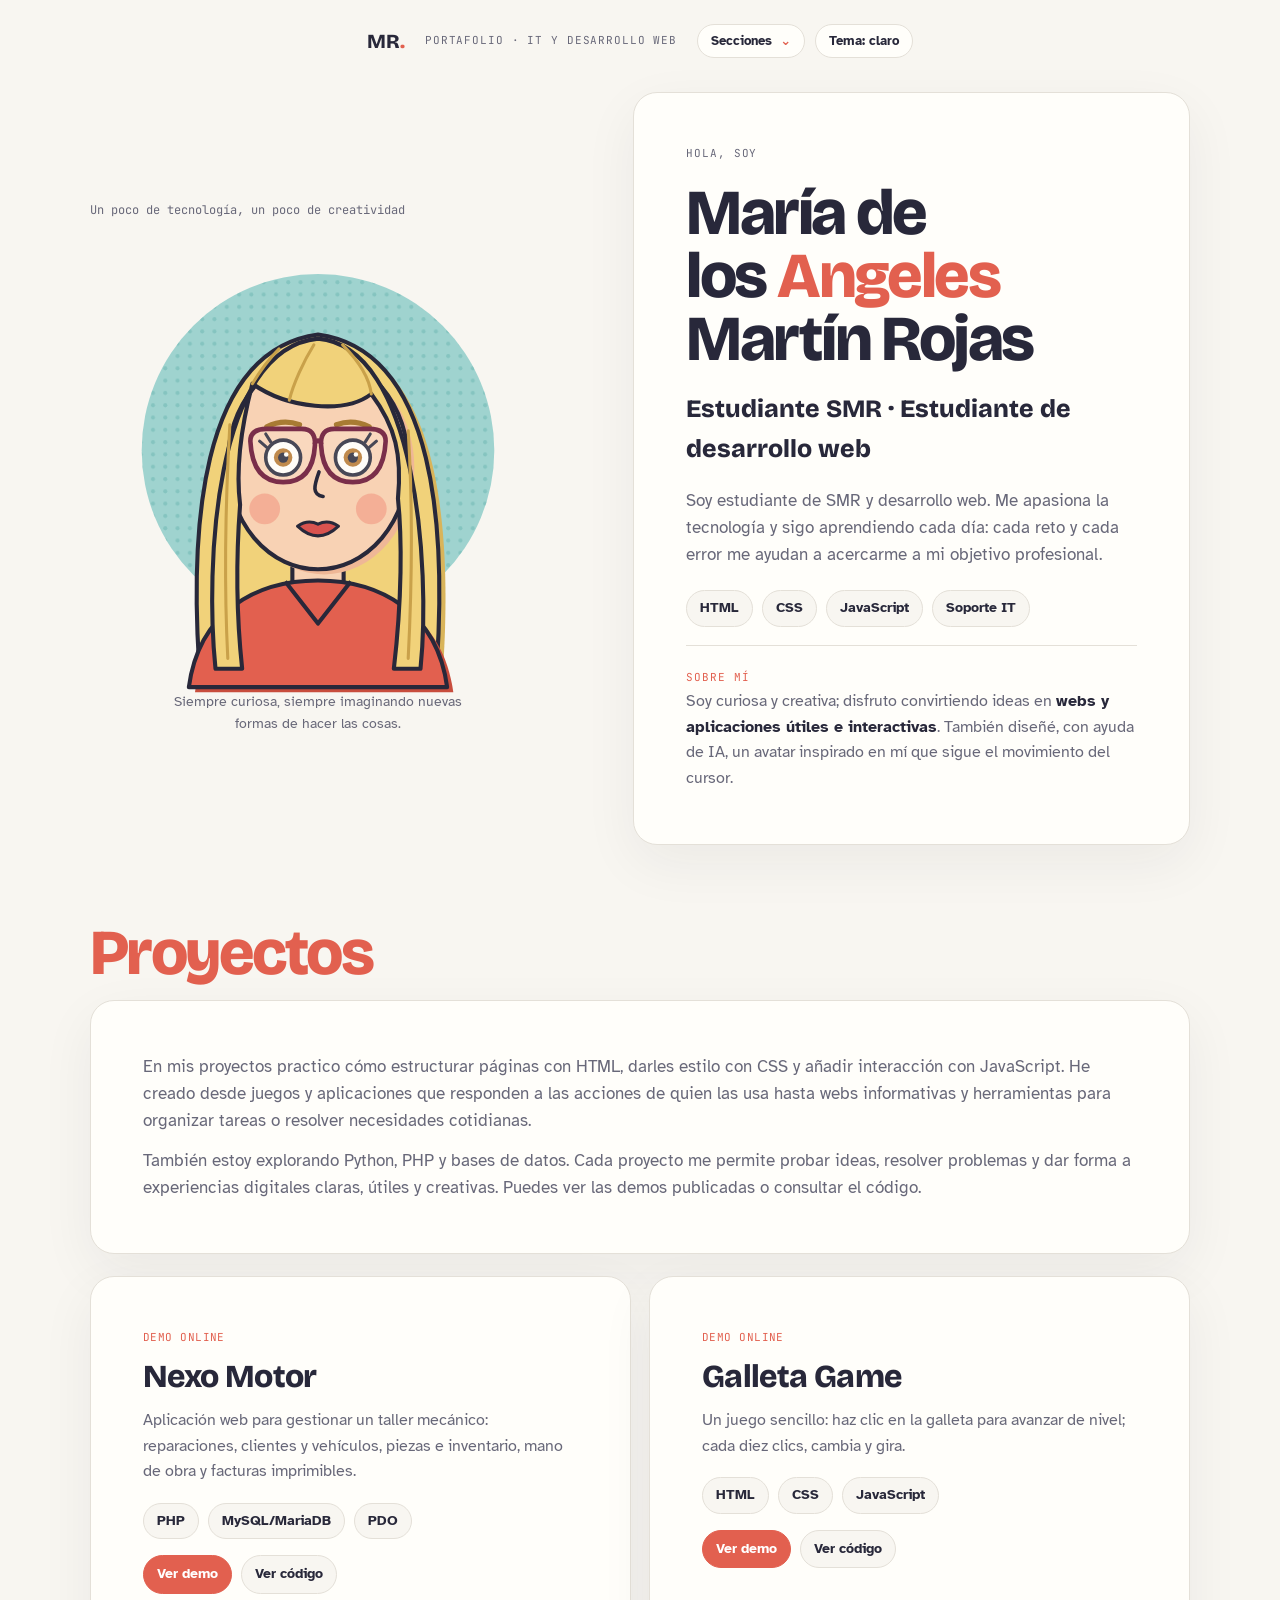
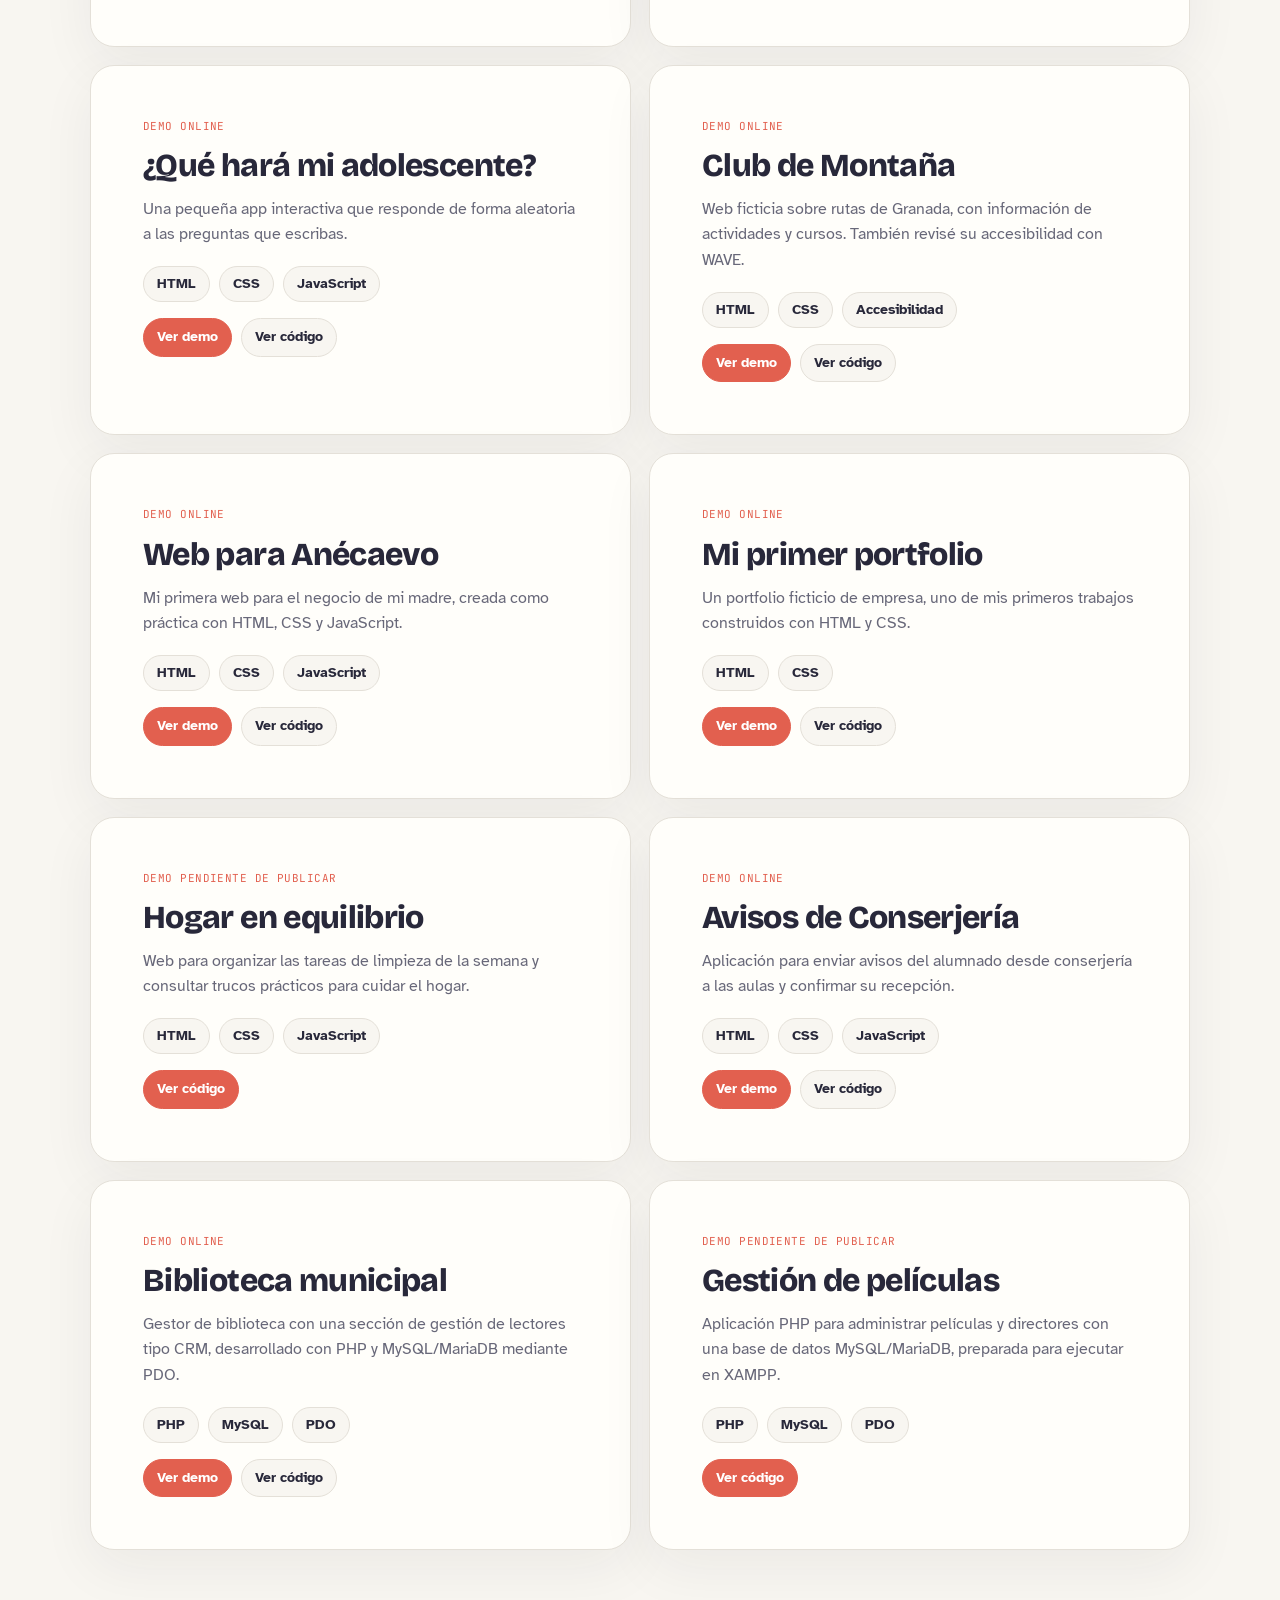
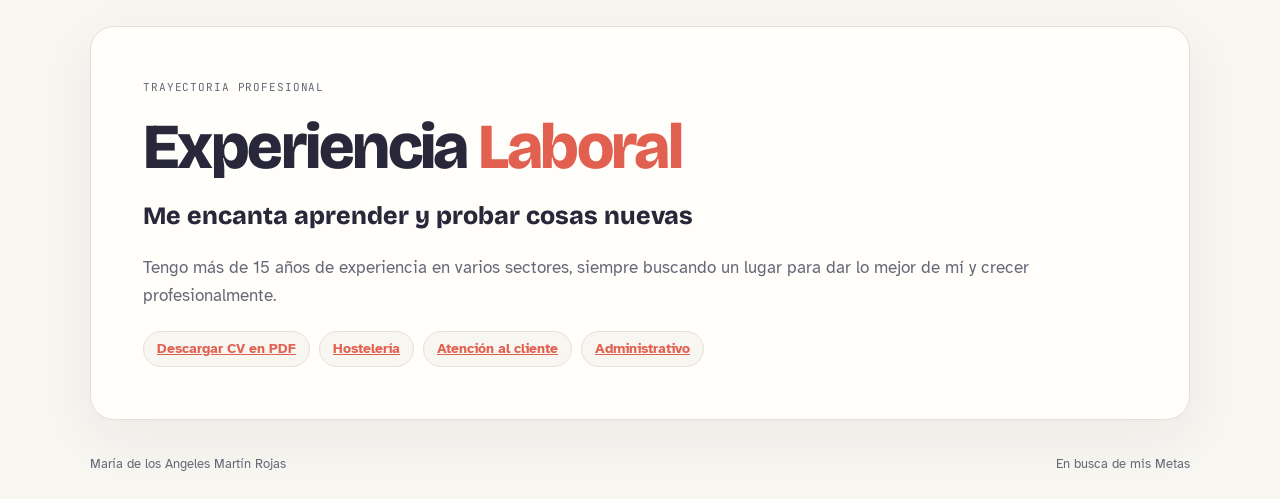
<file: index.html>
<!doctype html>
<html lang="es">
  <head>
    <meta charset="utf-8" />
    <meta
      name="viewport"
      content="width=device-width,initial-scale=1,viewport-fit=cover"
    />
    <meta name="theme-color" content="#f8f6f1" />
    <meta
      name="description"
      content="Portafolio de María de los Angeles Martín Rojas, estudiante de SMR y desarrollo web. Descubre su experiencia, conocimientos y proyectos."
    />
    <link
      rel="canonical"
      href="https://portfoliomarian.vercel.app/"
    />
    <meta property="og:type" content="website" />
    <meta
      property="og:url"
      content="https://portfoliomarian.vercel.app/"
    />
    <meta
      property="og:title"
      content="María de los Angeles Martín Rojas | Portafolio"
    />
    <meta
      property="og:description"
      content="Portafolio de María de los Angeles Martín Rojas: experiencia laboral, conocimientos y proyectos de tecnología y desarrollo web."
    />
    <meta
      property="og:image"
      content="https://portfoliomarian.vercel.app/avatar1.911.png"
    />
    <meta property="og:image:type" content="image/png" />
    <meta property="og:image:width" content="1738" />
    <meta property="og:image:height" content="905" />
    <meta
      property="og:image:alt"
      content="Avatar ilustrado de María de los Angeles Martín Rojas"
    />
    <meta property="og:site_name" content="Portafolio de María Martín Rojas" />
    <meta property="og:locale" content="es_ES" />
    <meta name="twitter:card" content="summary_large_image" />
    <meta
      name="twitter:image"
      content="https://portfoliomarian.vercel.app/avatar169.png"
    />
    <meta
      name="twitter:image:alt"
      content="Avatar ilustrado de María de los Angeles Martín Rojas"
    />
    <meta
      name="twitter:title"
      content="María de los Angeles Martín Rojas | Portafolio"
    />
    <meta
      name="twitter:description"
      content="Portafolio de María de los Angeles Martín Rojas: experiencia laboral, conocimientos y proyectos de tecnología y desarrollo web."
    />
    <title>María de los Angeles Martín Rojas | Portafolio</title>
    <script src="theme.js"></script>
    <link
      rel="stylesheet"
      href="https://fonts.googleapis.com/css2?family=Bricolage+Grotesque:opsz,wght@12..96,500;12..96,800&family=Atkinson+Hyperlegible:wght@400;700&family=JetBrains+Mono:wght@400;600&display=swap"
    />
    <link rel="stylesheet" href="styles.css" />
  </head>
  <body>
    <div class="wrap">
      <header class="site-header">
        <a class="brand" href="index.html" aria-label="María Martín Rojas, inicio"
          >MR<span>.</span></a
        >
        <span class="eyebrow">Portafolio · IT y desarrollo web</span>
        <div class="header-actions">
          <details class="section-menu">
            <summary>Secciones</summary>
            <nav class="section-menu-links" aria-label="Navegación por secciones">
              <a href="#about-title">Sobre mí</a>
              <a href="#experience-title">Experiencia laboral</a>
              <a href="#projects-title">Proyectos</a>
            </nav>
          </details>
          <button
            class="theme-toggle"
            type="button"
            data-theme-toggle
            aria-label="Cambiar a modo oscuro"
            aria-pressed="false"
          >
            Tema: claro
          </button>
        </div>
      </header>

      <main>
        <section class="demo intro-section" aria-label="Presentación">
          <div class="stage-box">
            <span class="portrait-label"
              >Un poco de tecnología, un poco de creatividad</span>
            
            <div
              class="stage"
              id="stage"
              role="img"
              aria-label="Avatar ilustrado" >
              <div class="scene" id="scene"></div>
            </div>
            <p class="caption">
              Siempre curiosa, siempre imaginando nuevas formas de hacer las
              cosas.
            </p>
          </div>

          <article class="panel" aria-labelledby="about-title">
            <span class="eyebrow">Hola, soy</span>
            <h1 id="about-title">María de los <em>Angeles</em> Martín Rojas</h1>
            <p class="role">
              Estudiante SMR <span aria-hidden="true">·</span> Estudiante de
              desarrollo web
            </p>
            <p class="intro">
              Soy estudiante de SMR y desarrollo web. Me apasiona la tecnología
              y sigo aprendiendo cada día: cada reto y cada error me ayudan a
              acercarme a mi objetivo profesional.
            </p>
            <ul class="skills" aria-label="Conocimientos">
              <li>HTML</li>
              <li>CSS</li>
              <li>JavaScript</li>
              <li>Soporte IT</li>
            </ul>
            <div class="about">
              <span class="more">Sobre mí</span>
              <p>
                Soy curiosa y creativa; disfruto convirtiendo ideas en
                <strong>webs y aplicaciones útiles e interactivas</strong>.
                También diseñé, con ayuda de IA, un avatar inspirado en mí que
                sigue el movimiento del cursor.
              </p>
            </div>
          </article>
        </section>

        <section class="projects-section" aria-labelledby="projects-title" id="projects">
          <div class="projects-heading">
            <h1 id="projects-title"><em>Proyectos</em></h1>
            <article class="panel project-overview">
              <p>
                En mis proyectos practico cómo estructurar páginas con HTML,
                darles estilo con CSS y añadir interacción con JavaScript.
                He creado desde juegos y aplicaciones que responden a las
                acciones de quien las usa hasta webs informativas y herramientas
                para organizar tareas o resolver necesidades cotidianas.
              </p>
              <p>
                También estoy explorando Python, PHP y bases de datos. Cada
                proyecto me permite probar ideas, resolver problemas y dar
                forma a experiencias digitales claras, útiles y creativas.
                Puedes ver las demos publicadas o consultar el código.
              </p>
            </article>
          </div>

          <div class="project-grid">
            <article class="panel project-card">
              <span class="project-status">Demo online</span>
              <h2>Nexo Motor</h2>
              <p>
                Aplicación web para gestionar un taller mecánico: reparaciones,
                clientes y vehículos, piezas e inventario, mano de obra y facturas
                imprimibles.
              </p>
              <ul class="skills" aria-label="Tecnologías de Nexo Motor">
                <li>PHP</li>
                <li>MySQL/MariaDB</li>
                <li>PDO</li>
              </ul>
              <div class="project-links">
                <a href="https://taller-mecanico-nexo.freehosting.dev/" target="_blank" rel="noopener noreferrer">Ver demo</a>
                <a href="https://github.com/marianmmr8/taller-mecanico" target="_blank" rel="noopener noreferrer">Ver código</a>
              </div>
            </article>

            <article class="panel project-card">
              <span class="project-status">Demo online</span>
              <h2>Galleta Game</h2>
              <p>
                Un juego sencillo: haz clic en la galleta para avanzar de nivel;
                cada diez clics, cambia y gira.
              </p>
              <ul class="skills" aria-label="Tecnologías de Galleta Game">
                <li>HTML</li>
                <li>CSS</li>
                <li>JavaScript</li>
              </ul>
              <div class="project-links">
                <a href="https://galletitagame.netlify.app" target="_blank" rel="noopener noreferrer">Ver demo</a>
                <a href="https://github.com/marianmmr8/galletagame" target="_blank" rel="noopener noreferrer">Ver código</a>
              </div>
            </article>

            <article class="panel project-card">
              <span class="project-status">Demo online</span>
              <h2>¿Qué hará mi adolescente?</h2>
              <p>
                Una pequeña app interactiva que responde de forma aleatoria a
                las preguntas que escribas.
              </p>
              <ul class="skills" aria-label="Tecnologías de ¿Qué hará mi adolescente?">
                <li>HTML</li>
                <li>CSS</li>
                <li>JavaScript</li>
              </ul>
              <div class="project-links">
                <a href="https://queharamiadolescente.netlify.app" target="_blank" rel="noopener noreferrer">Ver demo</a>
                <a href="https://github.com/marianmmr8/adolescentes" target="_blank" rel="noopener noreferrer">Ver código</a>
              </div>
            </article>

            <article class="panel project-card">
              <span class="project-status">Demo online</span>
              <h2>Club de Montaña</h2>
              <p>
                Web ficticia sobre rutas de Granada, con información de
                actividades y cursos. También revisé su accesibilidad con WAVE.
              </p>
              <ul class="skills" aria-label="Tecnologías de Club de Montaña">
                <li>HTML</li>
                <li>CSS</li>
                <li>Accesibilidad</li>
              </ul>
              <div class="project-links">
                <a href="https://clubdemontana.netlify.app" target="_blank" rel="noopener noreferrer">Ver demo</a>
                <a href="https://github.com/marianmmr8/Clubdemontana" target="_blank" rel="noopener noreferrer">Ver código</a>
              </div>
            </article>

            <article class="panel project-card">
              <span class="project-status">Demo online</span>
              <h2>Web para Anécaevo</h2>
              <p>
                Mi primera web para el negocio de mi madre, creada como práctica
                con HTML, CSS y JavaScript.
              </p>
              <ul class="skills" aria-label="Tecnologías de la web para Anécaevo">
                <li>HTML</li>
                <li>CSS</li>
                <li>JavaScript</li>
              </ul>
              <div class="project-links">
                <a href="https://anecaevo.netlify.app" target="_blank" rel="noopener noreferrer">Ver demo</a>
                <a href="https://github.com/marianmmr8/miprimeritaweb-main" target="_blank" rel="noopener noreferrer">Ver código</a>
              </div>
            </article>

            <article class="panel project-card">
              <span class="project-status">Demo online</span>
              <h2>Mi primer portfolio</h2>
              <p>
                Un portfolio ficticio de empresa, uno de mis primeros trabajos
                construidos con HTML y CSS.
              </p>
              <ul class="skills" aria-label="Tecnologías de Mi primer portfolio">
                <li>HTML</li>
                <li>CSS</li>
              </ul>
              <div class="project-links">
                <a href="https://mariansweb.netlify.app" target="_blank" rel="noopener noreferrer">Ver demo</a>
                <a href="https://github.com/marianmmr8/PORTFOLIO-N1" target="_blank" rel="noopener noreferrer">Ver código</a>
              </div>
            </article>

            <article class="panel project-card">
              <span class="project-status">Demo pendiente de publicar</span>
              <h2>Hogar en equilibrio</h2>
              <p>
                Web para organizar las tareas de limpieza de la semana y
                consultar trucos prácticos para cuidar el hogar.
              </p>
              <ul class="skills" aria-label="Tecnologías de Hogar en equilibrio">
                <li>HTML</li>
                <li>CSS</li>
                <li>JavaScript</li>
              </ul>
              <div class="project-links">
                <a href="https://github.com/marianmmr8/proyecto-web-amas-de-casa" target="_blank" rel="noopener noreferrer">Ver código</a>
              </div>
            </article>

            <article class="panel project-card">
              <span class="project-status">Demo online</span>
              <h2>Avisos de Conserjería</h2>
              <p>
                Aplicación para enviar avisos del alumnado desde conserjería a
                las aulas y confirmar su recepción.
              </p>
              <ul class="skills" aria-label="Tecnologías de Avisos de Conserjería">
                <li>HTML</li>
                <li>CSS</li>
                <li>JavaScript</li>
              </ul>
              <div class="project-links">
                <a href="https://avisos-conserjeria.vercel.app/" target="_blank" rel="noopener noreferrer">Ver demo</a>
                <a href="https://github.com/marianmmr8/avisos-conserjeria" target="_blank" rel="noopener noreferrer">Ver código</a>
              </div>
            </article>

            <article class="panel project-card">
              <span class="project-status">Demo online</span>
              <h2>Biblioteca municipal</h2>
              <p>
                Gestor de biblioteca con una sección de gestión de lectores
                tipo CRM, desarrollado con PHP y MySQL/MariaDB mediante PDO.
              </p>
              <ul class="skills" aria-label="Tecnologías de Biblioteca municipal">
                <li>PHP</li>
                <li>MySQL</li>
                <li>PDO</li>
              </ul>
              <div class="project-links">
                <a href="https://bibliotecaapp.freedev.app/" target="_blank" rel="noopener noreferrer">Ver demo</a>
                <a href="https://github.com/marianmmr8/biblioteca" target="_blank" rel="noopener noreferrer">Ver código</a>
              </div>
            </article>

            <article class="panel project-card">
              <span class="project-status">Demo pendiente de publicar</span>
              <h2>Gestión de películas</h2>
              <p>
                Aplicación PHP para administrar películas y directores con una
                base de datos MySQL/MariaDB, preparada para ejecutar en XAMPP.
              </p>
              <ul class="skills" aria-label="Tecnologías de Gestión de películas">
                <li>PHP</li>
                <li>MySQL</li>
                <li>PDO</li>
              </ul>
              <div class="project-links">
                <a href="https://github.com/marianmmr8/peliculas" target="_blank" rel="noopener noreferrer">Ver código</a>
              </div>
            </article>

          </div>
        </section>

        <section class="experience-section" aria-labelledby="experience-title" id="experience">
          <article class="panel">
            <span class="eyebrow">Trayectoria profesional</span>
            <h1 id="experience-title">Experiencia <em>Laboral</em></h1>
            <p class="role">Me encanta aprender y probar cosas nuevas</p>
            <p class="intro">
              Tengo más de 15 años de experiencia en varios sectores, siempre
              buscando un lugar para dar lo mejor de mí y crecer profesionalmente.
            </p>
            <ul class="skills" aria-label="Experiencia y currículum">
              <li><a href="mariancv.pdf" download>Descargar CV en PDF</a></li>
              <li><a href="trabajos.html" target="_blank" rel="noopener noreferrer">Hostelería</a></li>
              <li><a href="trabajosdependienta.html" target="_blank" rel="noopener noreferrer">Atención al cliente</a></li>
              <li><a href="trabajosadministrativa.html" target="_blank" rel="noopener noreferrer">Administrativo</a></li>
            </ul>
          </article>
        </section>
      </main>

      <footer class="site-footer">
        <span>María de los Angeles Martín Rojas</span>
        <span>En busca de mis Metas</span>
      </footer>
    </div>
  
    <script src="script.js" defer></script>
  </body>
</html>
</file>
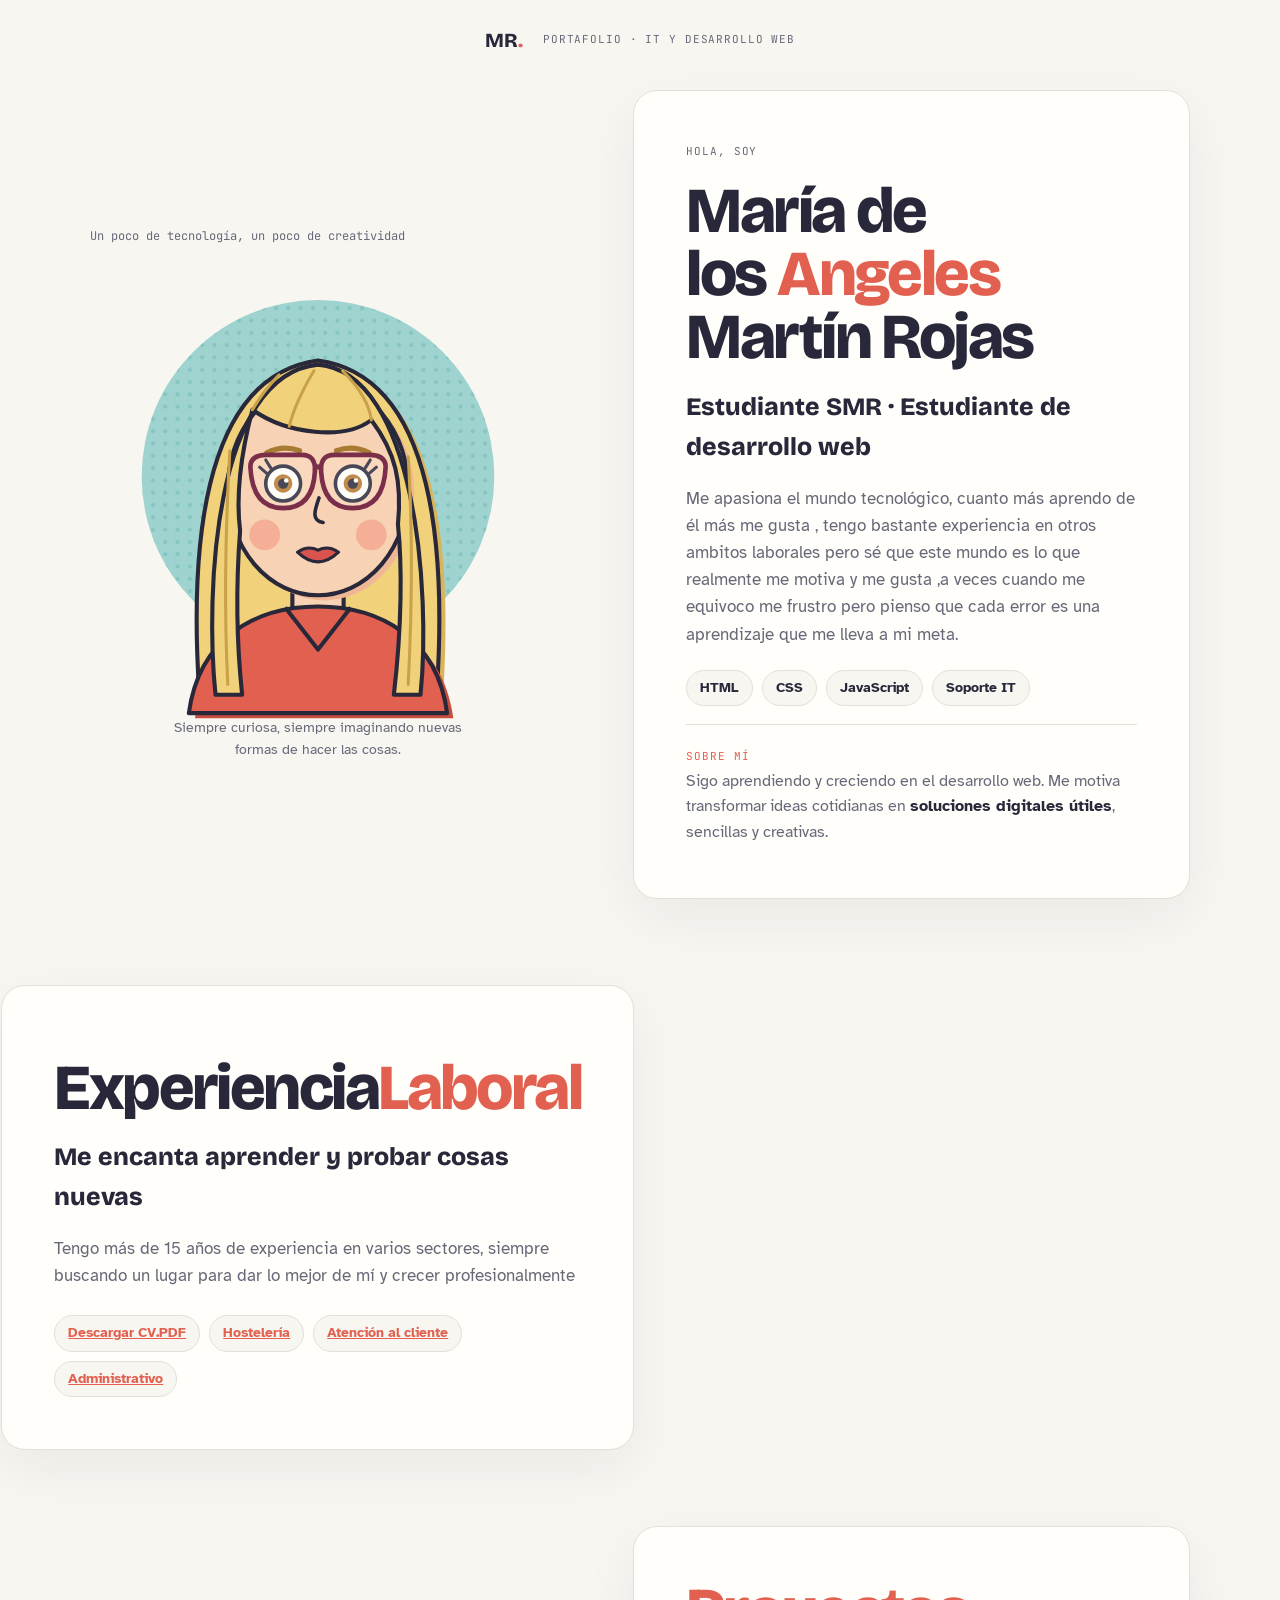
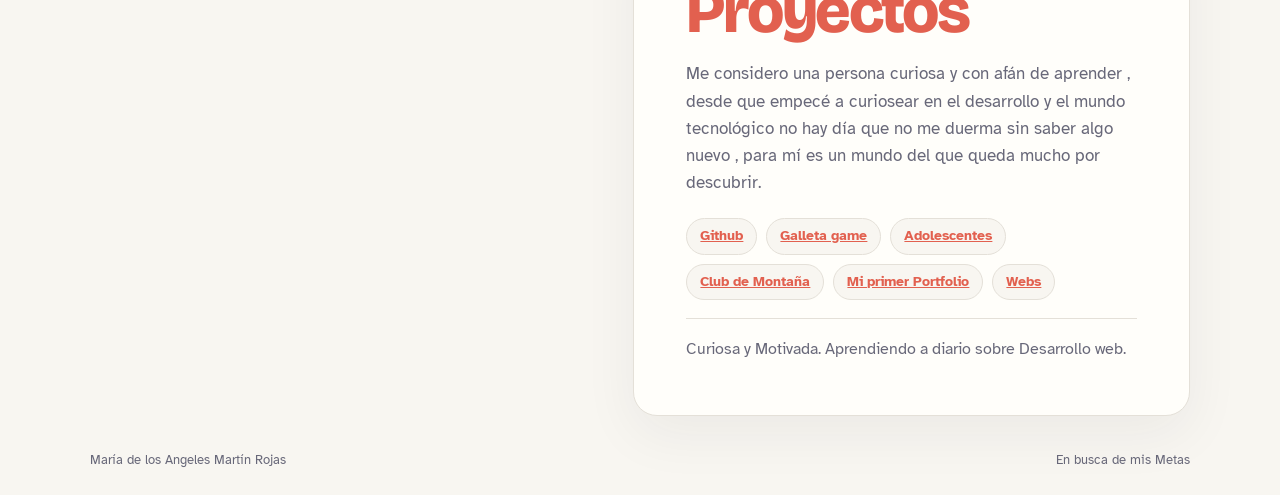
<file: Portfolio.html>
<!doctype html>
<html lang="es">
  <head>
    <meta charset="utf-8" />
    <meta
      name="viewport"
      content="width=device-width,initial-scale=1,viewport-fit=cover"
    />
    <meta name="theme-color" content="#f8f6f1" />
    <title>María de los Angeles Martín Rojas | Portafolio</title>
    <link
      rel="stylesheet"
      href="https://fonts.googleapis.com/css2?family=Bricolage+Grotesque:opsz,wght@12..96,500;12..96,800&family=Atkinson+Hyperlegible:wght@400;700&family=JetBrains+Mono:wght@400;600&display=swap"
    />
    <link rel="stylesheet" href="styles.css" />
  </head>
  <body>
    <div class="wrap">
      <header class="site-header">
        <a class="brand" href="#" aria-label="María Martín Rojas, inicio"
          >MR<span>.</span></a
        >
        <span class="eyebrow">Portafolio · IT y desarrollo web</span>
      </header>

      <main>
        <section class="demo" aria-label="Presentación">
          <div class="stage-box">
            <span class="portrait-label"
              >Un poco de tecnología, un poco de creatividad</span>
            
            <div
              class="stage"
              id="stage"
              role="img"
              aria-label="Avatar ilustrado" >
              <div class="scene" id="scene"></div>
            </div>
            <p class="caption">
              Siempre curiosa, siempre imaginando nuevas formas de hacer las
              cosas.
            </p>
          </div>

          <article class="panel">
            <span class="eyebrow">Hola, soy</span>
            <h1>María de los <em>Angeles</em> Martín Rojas</h1>
            <p class="role">
              Estudiante SMR <span aria-hidden="true">·</span> Estudiante de
              desarrollo web
            </p>
            <p class="intro">
              Me apasiona el mundo tecnológico, cuanto más aprendo de él más me
              gusta , tengo bastante experiencia en otros ambitos laborales pero
              sé que este mundo es lo que realmente me motiva y me gusta ,a
              veces cuando me equivoco me frustro pero pienso que cada error es
              una aprendizaje que me lleva a mi meta.
            </p>
            <ul class="skills" aria-label="Conocimientos">
              <li>HTML</li>
              <li>CSS</li>
              <li>JavaScript</li>
              <li>Soporte IT</li>
            </ul>
            <div class="about">
              <span class="more">Sobre mí</span>
              <p>
                Sigo aprendiendo y creciendo en el desarrollo web. Me motiva
                transformar ideas cotidianas en
                <strong>soluciones digitales útiles</strong>, sencillas y
                creativas.
              </p>
            </div>
          </article>
          </section>
<!-- Seccion trabajo -->

<section class="demo" aria-label="Presentación">
          <div class="stage-box">
            <span class="portrait-label"></span>
          <article class="panel">
            <span class="eyebrow"></span>
            <h1>Experiencia<em>Laboral</em></h1>
            <p class="role">
              <span aria-hidden="true"> Me encanta aprender y probar cosas nuevas</span> 
            </p>
            <p class="intro">
              Tengo más de 15 años de experiencia en varios sectores, siempre buscando un lugar para dar lo mejor de mí y crecer profesionalmente
             
            </p>
            <ul class="skills" aria-label="Conocimientos">
               <ul class="skills" aria-label="Conocimientos">
                <li><a href="mariancv.pdf" download alt = "descargar cv en pdf">Descargar CV.PDF</a> </li>
              <li><a href="trabajos.html" target="_blank">Hostelería</a> </li>
              <li> <a href="trabajosdependienta.html" target="_blank">Atención al cliente</a></li>
              <li> <a href="trabajosadministrativa.html" target="_blank">Administrativo</a></li>
            </ul>
             </div>
          </article>
</section>

<!-- seccion Proyectos -->
<section class="demo" aria-label="Presentación">
          <div class="stage-box">  </div>
          <article class="panel">
            <h1><em>Proyectos</em></h1>
            <p class="intro">
         Me considero una persona curiosa y con afán de aprender , desde que empecé a curiosear en el desarrollo y el mundo tecnológico no hay día que no me duerma sin saber algo nuevo , para mí es un mundo del que queda mucho por descubrir.
            </p>
            <ul class="skills" aria-label="Conocimientos">
               <li><a href="https://github.com/marianmmr8" target="_blank">Github</a></li>
                <li><a href="https://github.com/marianmmr8/galletagame" target="_blank">Galleta game</a> </li>
              <li> <a href="https://github.com/marianmmr8/adolescentes" target="_blank">Adolescentes</a></li>
              <li> <a href="https://github.com/marianmmr8/Clubdemontana" target="_blank">Club de Montaña</a></li>
            <li> <a href="https://github.com/marianmmr8/github.com-marianmmr8-Portfolio-cv-Marian" target="_blank">Mi primer Portfolio</a></li>
              <li> <a href="https://github.com/marianmmr8/miprimeritaweb-main" target="_blank">Webs</a></li>
            </ul>
          
            <div class="about">
             <p> Curiosa y Motivada. Aprendiendo a diario sobre Desarrollo web. </p>
            </div>
          </article>
          </section>  
         
        </section>
      </main>

      <footer class="site-footer">
        <span>María de los Angeles Martín Rojas</span>
        <span>En busca de mis Metas</span>
      </footer>
    </div>
  
    <script src="script.js" defer></script>
  </body>
</html>
</file>
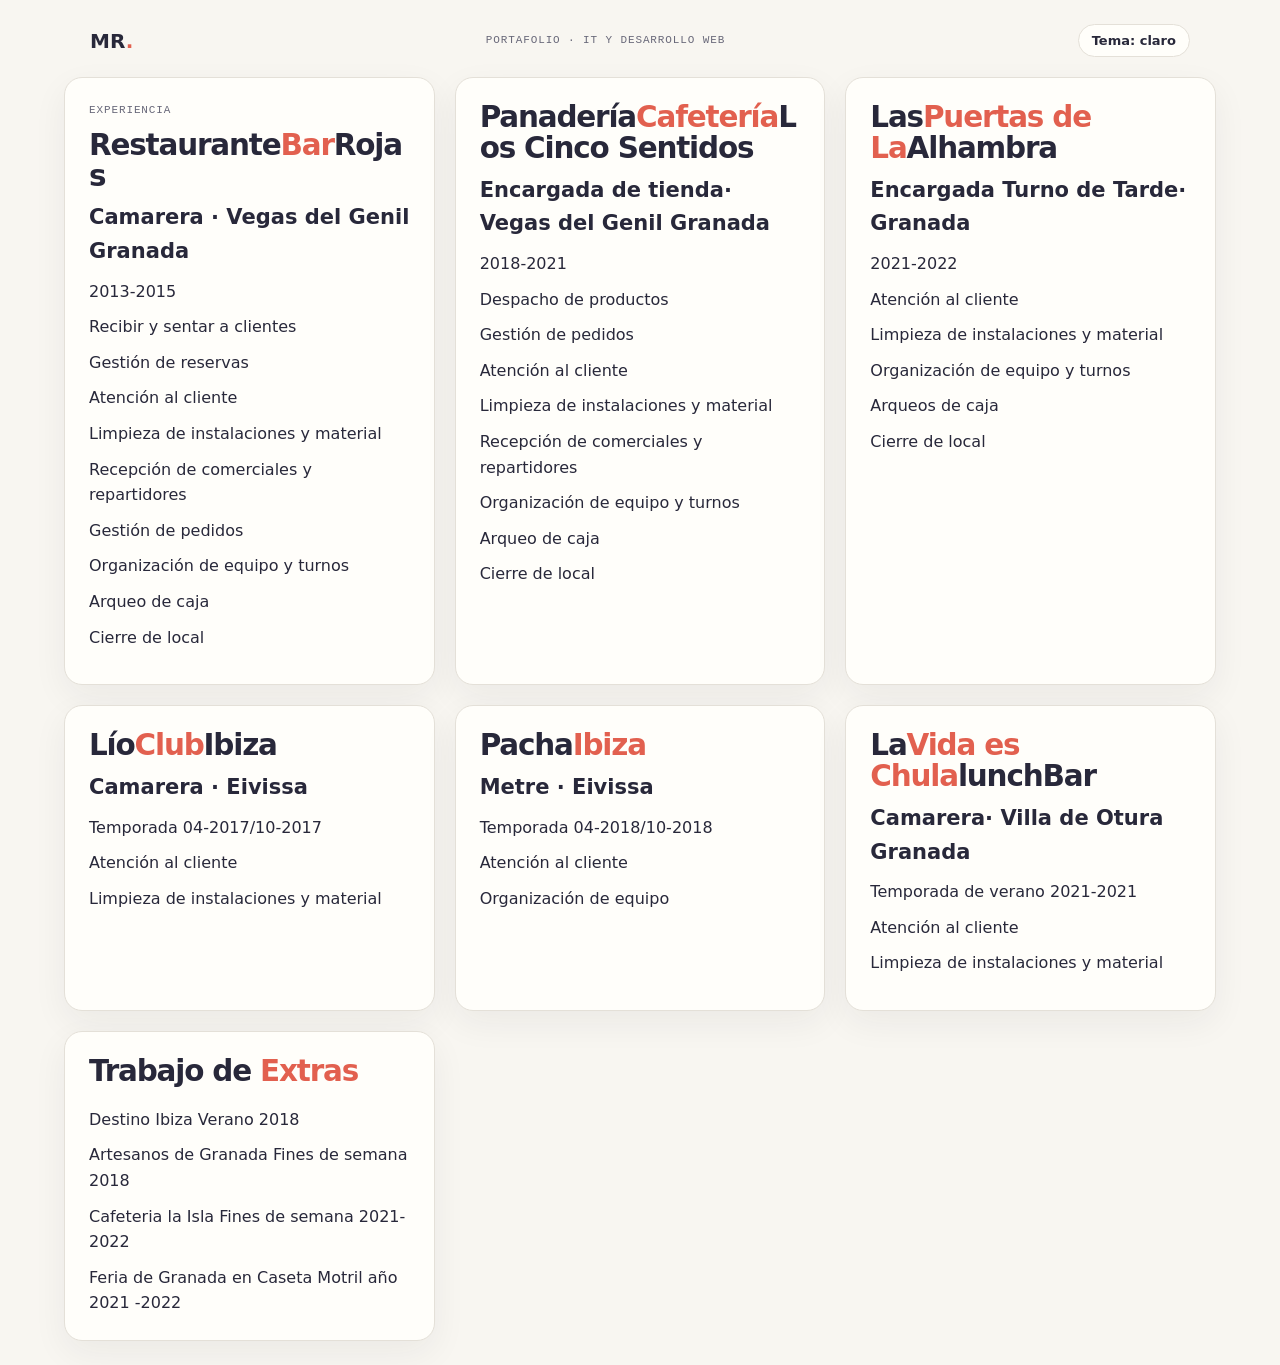
<file: trabajos.html>
<!DOCTYPE html>
<html lang="es">
<head>
    <meta charset="UTF-8">
    <meta name="viewport" content="width=device-width, initial-scale=1.0">
    <meta name="theme-color" content="#f8f6f1">
    <title>Document</title>
    <script src="theme.js"></script>
    <link rel="stylesheet" href="styles.css">
    <link rel="stylesheet" href="trabajos.css">
</head>
<body>
      <header class="site-header">
        <a class="brand" href="index.html" aria-label="María Martín Rojas, inicio"
          >MR<span>.</span></a
        >
        <span class="eyebrow">Portafolio · IT y desarrollo web</span>
        <button class="theme-toggle" type="button" data-theme-toggle aria-label="Cambiar a modo oscuro" aria-pressed="false">
          Tema: claro
        </button>
      </header>
 <article class="panel">
            <span class="eyebrow">Experiencia</span>
            <h1>Restaurante<em>Bar</em>Rojas</h1>
            <p class="role">
              Camarera <span aria-hidden="true">·</span> Vegas del Genil Granada
            </p>

    <p>2013-2015</p>
   
    <p>Recibir y sentar a clientes</p>
    <p>Gestión de reservas</p>
    <p>Atención al cliente</p>
    <p>Limpieza de instalaciones y material</p>
    <p>Recepción de comerciales y repartidores</p>
    <p>Gestión de pedidos</p>
    <p>Organización de equipo y turnos</p>
    <p>Arqueo de caja</p>
    <p>Cierre de local</p>
              </p>
            </div>
          </article>

     <article class="panel">

            <h1>Panadería<em>Cafetería</em>Los Cinco Sentidos</h1>
            <p class="role">
              Encargada de tienda<span aria-hidden="true">·</span> Vegas del Genil Granada
            </p>

    <p>2018-2021</p>

    <p>Despacho de productos</p>
    <p>Gestión de pedidos</p>
    <p>Atención al cliente</p>
    <p>Limpieza de instalaciones y material</p>
    <p>Recepción de comerciales y repartidores</p>
    <p>Organización de equipo y turnos</p>
    <p>Arqueo de caja</p>
    <p>Cierre de local</p>
              </p>
            </div>
          </article>

          <article class="panel">

            <h1>Las<em>Puertas de La</em>Alhambra</h1>
            <p class="role">
              Encargada Turno de Tarde<span aria-hidden="true">·</span> Granada
            </p>

    <p>2021-2022</p>

    <p>Atención al cliente</p>
    <p>Limpieza de instalaciones y material</p>
   <p>Organización de equipo y turnos</p>
    <p>Arqueos de caja</p>
    <p>Cierre de local</p>

              </p>
            </div>
          </article>


<article class="panel">
           
            <h1>Lío<em>Club</em>Ibiza</h1>
            <p class="role">
              Camarera <span aria-hidden="true">·</span> Eivissa
            </p>
            
    <p>Temporada 04-2017/10-2017 </p>
   
    <p>Atención al cliente</p>
    <p>Limpieza de instalaciones y material</p>
   
            </div>
          </article>

<article class="panel">
           
            <h1>Pacha<em>Ibiza</em></h1>
            <p class="role">
              Metre <span aria-hidden="true">·</span> Eivissa
            </p>
            
    <p>Temporada 04-2018/10-2018</p>
   
    <p>Atención al cliente</p>
    <p>Organización de equipo</p>

   </div>
          </article>


    <article class="panel">
      
            <h1>La<em>Vida es Chula</em>lunchBar</h1>
            <p class="role">
              Camarera<span aria-hidden="true">·</span> Villa de Otura Granada
            </p>
            
    <p>Temporada de verano 2021-2021</p>

    <p>Atención al cliente</p>
    <p>Limpieza de instalaciones y material</p>
  
  
              </p>
            </div>
          </article>
       <article class="panel">
      
            <h1>Trabajo de <em>Extras</em></h1>
            <p class="role">
   
    <p>Destino Ibiza Verano 2018</p>
    <p>Artesanos de Granada Fines de semana 2018</p>
    <p>Cafeteria la Isla Fines de semana 2021-2022</p>
    <p>Feria de Granada en Caseta Motril año 2021 -2022</p>
    
            </div>
          </article>
         

</body>
</html>
</file>
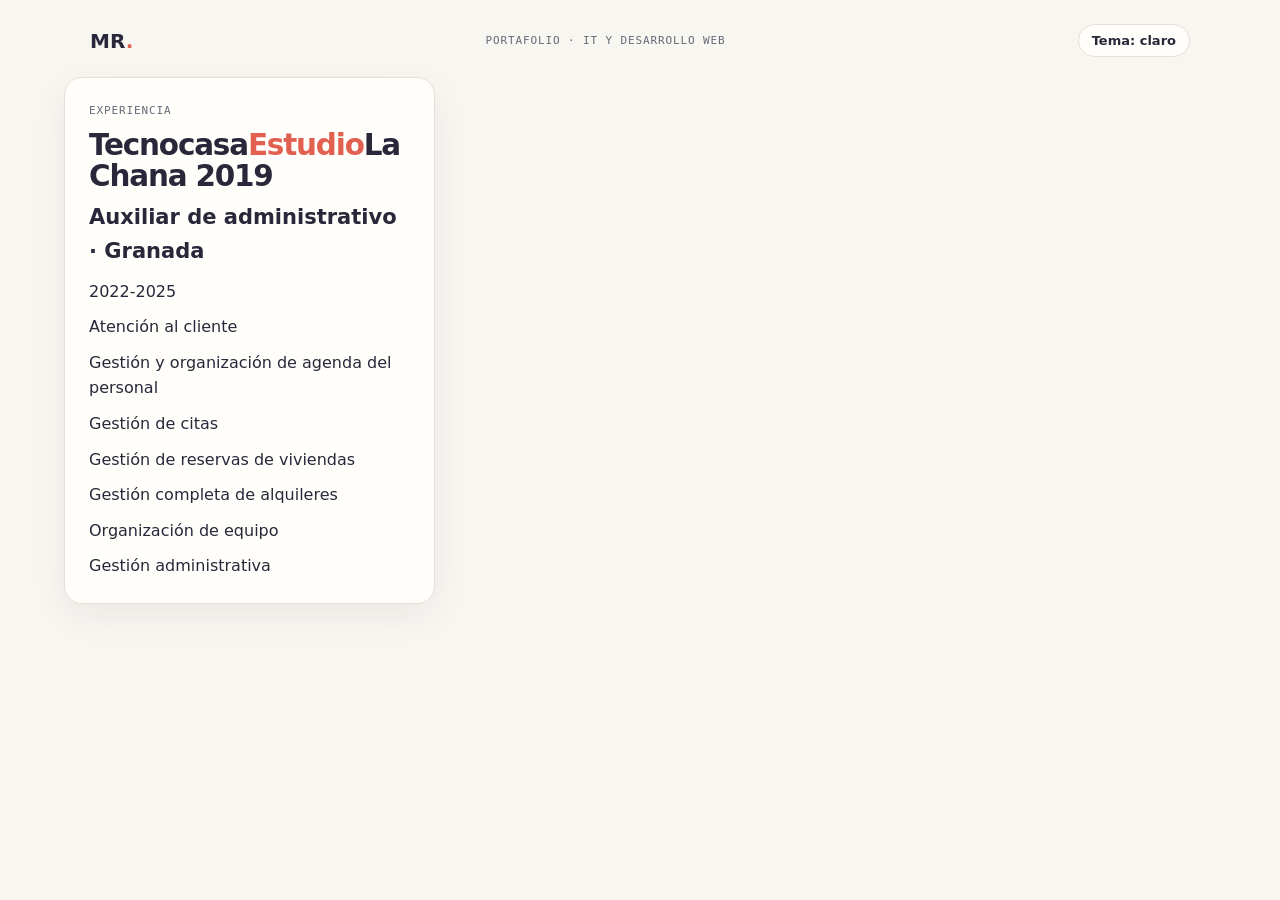
<file: trabajosadministrativa.html>
<!DOCTYPE html>
<html lang="es">
<head>
    <meta charset="UTF-8">
    <meta name="viewport" content="width=device-width, initial-scale=1.0">
    <meta name="theme-color" content="#f8f6f1">
    <title>Document</title>
    <script src="theme.js"></script>
    <link rel="stylesheet" href="styles.css">
    <link rel="stylesheet" href="trabajos.css">
</head>
<body>
      <header class="site-header">
        <a class="brand" href="index.html" aria-label="María Martín Rojas, inicio"
          >MR<span>.</span></a
        >
        <span class="eyebrow">Portafolio · IT y desarrollo web</span>
        <button class="theme-toggle" type="button" data-theme-toggle aria-label="Cambiar a modo oscuro" aria-pressed="false">
          Tema: claro
        </button>
      </header>
 <article class="panel">
            <span class="eyebrow">Experiencia</span>
            <h1>Tecnocasa<em>Estudio</em>La Chana 2019</h1>
            <p class="role">
              Auxiliar de administrativo <span aria-hidden="true">·</span> Granada
            </p>
            
    <p>2022-2025</p>
 <p>Atención al cliente</p>
   <p>Gestión y organización de agenda del personal</p>
    <p>Gestión de citas</p>
    <p>Gestión de reservas de viviendas</p>
    <p>Gestión completa de alquileres</p>
    <p>Organización de equipo </p>
    <p>Gestión administrativa</p>
    
            </div>
          </article>
</file>
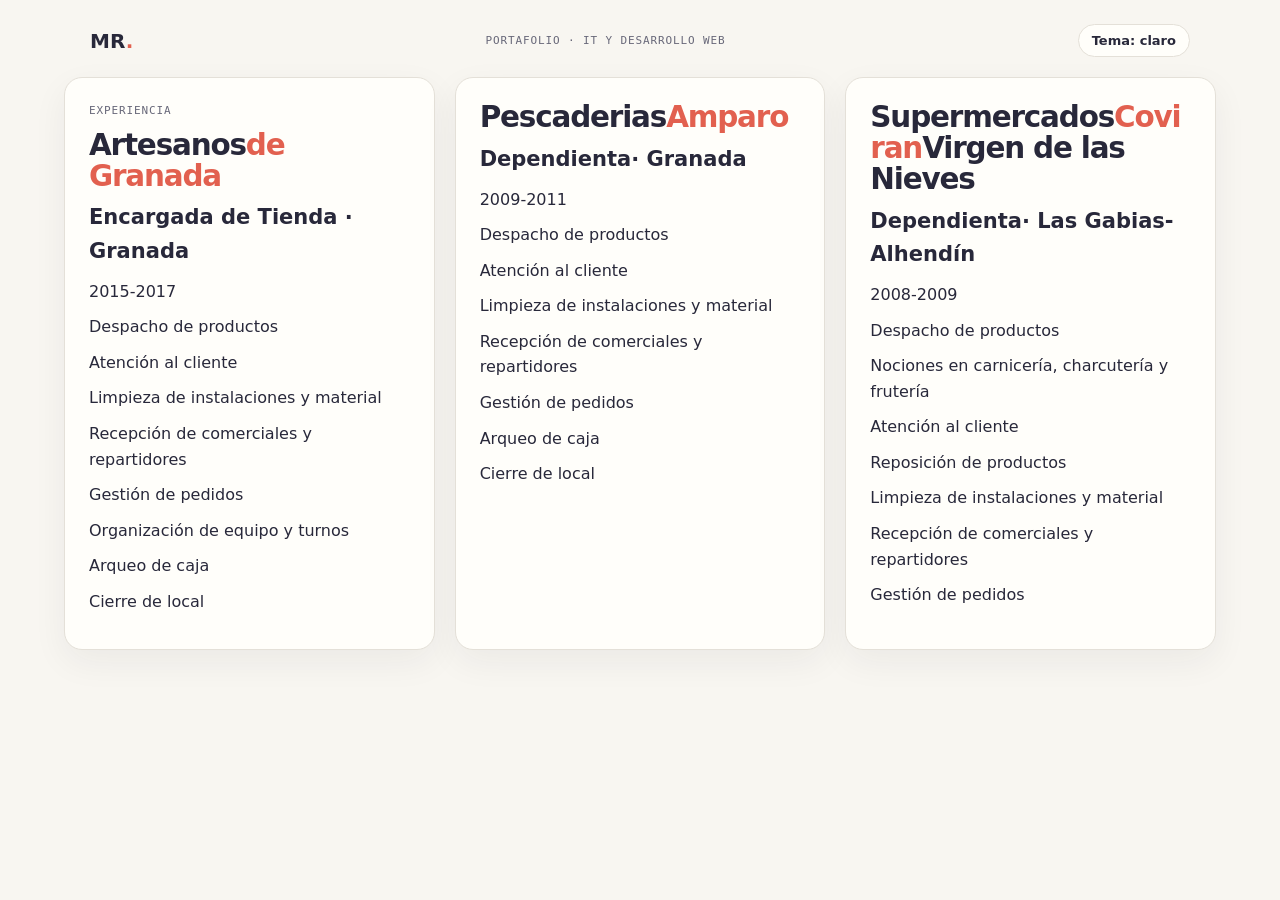
<file: trabajosdependienta.html>
<!DOCTYPE html>
<html lang="es">
<head>
    <meta charset="UTF-8">
    <meta name="viewport" content="width=device-width, initial-scale=1.0">
    <meta name="theme-color" content="#f8f6f1">
    <title>Document</title>
    <script src="theme.js"></script>
    <link rel="stylesheet" href="styles.css">
    <link rel="stylesheet" href="trabajos.css">
</head>
<body>
      <header class="site-header">
        <a class="brand" href="index.html" aria-label="María Martín Rojas, inicio"
          >MR<span>.</span></a
        >
        <span class="eyebrow">Portafolio · IT y desarrollo web</span>
        <button class="theme-toggle" type="button" data-theme-toggle aria-label="Cambiar a modo oscuro" aria-pressed="false">
          Tema: claro
        </button>
      </header>
 <article class="panel">
            <span class="eyebrow">Experiencia</span>
            <h1>Artesanos<em>de Granada</em></h1>
            <p class="role">
              Encargada de Tienda <span aria-hidden="true">·</span> Granada
            </p>
            
    <p>2015-2017</p>

   <p>Despacho de productos</p>
    <p>Atención al cliente</p>
    <p>Limpieza de instalaciones y material</p>
    <p>Recepción de comerciales y repartidores</p>
    <p>Gestión de pedidos</p>
    <p>Organización de equipo y turnos</p>
    <p>Arqueo de caja</p>
    <p>Cierre de local</p>
              </p>
            </div>
          </article>

          <article class="panel">
           
            <h1>Pescaderias<em>Amparo</em></h1>
            <p class="role">
              Dependienta<span aria-hidden="true">·</span> Granada
            </p>
            
    <p>2009-2011</p>
    
   <p>Despacho de productos</p>
    <p>Atención al cliente</p>
    <p>Limpieza de instalaciones y material</p>
    <p>Recepción de comerciales y repartidores</p>
    <p>Gestión de pedidos</p>
    <p>Arqueo de caja</p>
    <p>Cierre de local</p>
              </p>
            </div>
          </article>

          </article>
           <article class="panel">
           
            <h1>Supermercados<em>Coviran</em>Virgen de las Nieves</h1>
            <p class="role">
              Dependienta<span aria-hidden="true">·</span> Las Gabias-Alhendín
            </p>
            
    <p>2008-2009</p>
    
   <p>Despacho de productos</p>
   <p>Nociones en carnicería, charcutería y frutería</p>
    <p>Atención al cliente</p>
    <p>Reposición de productos</p>
    <p>Limpieza de instalaciones y material</p>
    <p>Recepción de comerciales y repartidores</p>
    <p>Gestión de pedidos</p>
  
              </p>
            </div>
          </article>



</body>
</html>
</file>
<file: styles.css>
:root {
  color-scheme: light;
  --paper: #f8f6f1;
  --panel: #fffefa;
  --fg: #28283a;
  --muted: #686879;
  --rule: #e4e0d8;
  --accent: #e2604f;
  --accent-ink: #ffffff;
  --line: #28283a;
  --white: #fffdf8;
  --display: "Bricolage Grotesque", "Arial Narrow", system-ui, sans-serif;
  --body: "Atkinson Hyperlegible", system-ui, -apple-system, "Segoe UI", sans-serif;
  --mono: "JetBrains Mono", ui-monospace, "SFMono-Regular", Menlo, monospace;
}

:root[data-theme="dark"] {
  color-scheme: dark;
  --paper: #171821;
  --panel: #222330;
  --fg: #f2f0eb;
  --muted: #b3b2c0;
  --rule: #414252;
  --accent: #ff8978;
  --accent-ink: #222330;
  --line: #28283a;
  --white: #fffdf8;
}

* { box-sizing: border-box; }
html { scroll-behavior: smooth; }
body {
  margin: 0;
  min-height: 100vh;
  background: var(--paper);
  color: var(--fg);
  font-family: var(--body);
  font-size: 16px;
  line-height: 1.6;
  padding: 24px;
}
.wrap { max-width: 1100px; min-height: calc(100vh - 48px); margin: 0 auto; display: grid; grid-template-rows: auto 1fr auto; gap: 34px; }
main { display: grid; align-content: start; gap: clamp(42px, 7vw, 76px); }
.site-header { display: flex; justify-content: space-between; align-items: center; gap: 20px; max-width: 1100px;margin: 0 auto;}
.header-actions { display: flex; align-items: center; gap: 10px; }
.brand { font-family: var(--display); font-weight: 800; font-size: 20px; text-decoration: none; color: var(--fg); }
.brand span { color: var(--accent); }
.eyebrow { font-family: var(--mono); font-size: 11px; letter-spacing: .08em; text-transform: uppercase; color: var(--muted); }
.section-menu { position: relative; }
.section-menu summary { border: 1px solid var(--rule); border-radius: 999px; padding: 8px 13px; background: var(--panel); color: var(--fg); font: 600 13px var(--body); cursor: pointer; list-style: none; }
.section-menu summary::-webkit-details-marker { display: none; }
.section-menu summary::after { content: "⌄"; margin-left: 8px; color: var(--accent); }
.section-menu[open] summary { border-color: var(--accent); }
.section-menu summary:focus-visible { outline: 3px solid var(--accent); outline-offset: 3px; }
.section-menu-links { position: absolute; z-index: 2; top: calc(100% + 8px); right: 0; display: grid; min-width: 190px; gap: 4px; padding: 8px; border: 1px solid var(--rule); border-radius: 14px; background: var(--panel); box-shadow: 0 12px 30px rgba(40,40,58,.14); }
.section-menu-links a { padding: 8px 10px; border-radius: 8px; color: var(--fg); font-size: 14px; text-decoration: none; }
.section-menu-links a:hover, .section-menu-links a:focus-visible { background: var(--paper); color: var(--accent); outline: none; }
.theme-toggle {
  border: 1px solid var(--rule);
  border-radius: 999px;
  padding: 8px 13px;
  background: var(--panel);
  color: var(--fg);
  font: 600 13px var(--body);
  cursor: pointer;
}
.theme-toggle:hover { border-color: var(--accent); }
.theme-toggle:focus-visible { outline: 3px solid var(--accent); outline-offset: 3px; }
a { color: var(--accent); }
.demo { display: grid; grid-template-columns: minmax(0, .9fr) minmax(0, 1.1fr); gap: clamp(28px, 7vw, 88px); align-items: center; }
.intro-section {
  grid-template-columns: minmax(0, .9fr) minmax(0, 1.1fr);
  gap: clamp(28px, 7vw, 88px);
  align-items: stretch;
}
.intro-section .stage-box { width: 100%; align-content: center; }
.intro-section .stage { max-width: 410px; }
.intro-section > .panel { width: 100%; max-width: none; margin: 0; }
.experience-section > .panel { width: 100%; }
.stage-box { display: grid; gap: 10px; min-width: 0; justify-items: center; }
.portrait-label { justify-self: start; font-family: var(--mono); font-size: 12px; color: var(--muted); }
.stage {
  --x: 0; --y: 0; --amp: .8;
  position: relative; width: 100%; max-width: 410px; aspect-ratio: 400 / 440;
  margin: 0 auto; perspective: 1400px; touch-action: pan-y;
}
.head, .scene { position: absolute; inset: 0; transform-style: preserve-3d; }
.scene.enter { animation: enter .45s cubic-bezier(.3,.7,.2,1); }
@keyframes enter { from { opacity: 0; translate: 0 18px; } to { opacity: 1; translate: 0 0; } }
.head { transform: rotate(calc(var(--x) * 3deg)); transform-origin: 50% 70%; }
.layer {
  position: absolute; inset: 0;
  transform: translate3d(
    calc(var(--x) * var(--dx) * var(--amp) * 1px),
    calc(var(--y) * var(--dy) * var(--amp) * 1px),
    0);
  transition: opacity .25s, filter .25s;
  will-change: transform;
}
.layer svg { width: 100%; height: 100%; display: block; overflow: visible; }
.blink svg { transform-origin: 50% 50.5%; animation: blink 5.5s infinite; }
@keyframes blink { 0%, 95%, 100% { transform: scaleY(1); } 97% { transform: scaleY(.08); } }
.caption { max-width: 34ch; text-align: center; margin: 0; color: var(--muted); font-size: 14px; }
.panel { background: var(--panel); border: 1px solid var(--rule); border-radius: 24px; padding: clamp(26px, 5vw, 52px); display: grid; gap: 18px; min-width: 0; box-shadow: 0 18px 55px rgba(40,40,58,.06); }
.panel h1 { font-family: var(--display); font-weight: 800; font-size: clamp(38px, 5vw, 64px); line-height: .99; margin: 0; letter-spacing: -.04em; text-wrap: balance; }
.panel h1 em { font-style: normal; color: var(--accent); }
.projects-section { display: grid; gap: 22px; }
.projects-heading { display: grid; gap: 16px; }
.projects-heading h1 { font-family: var(--display); font-weight: 800; font-size: clamp(38px, 5vw, 64px); line-height: .99; margin: 0; letter-spacing: -.04em; }
.projects-heading h1 em { font-style: normal; color: var(--accent); }
.project-overview { width: 100%; gap: 12px; }
.project-overview p { margin: 0; color: var(--muted); font-size: 17px; }
.project-grid { display: grid; grid-template-columns: repeat(2, minmax(0, 1fr)); gap: 18px; }
.project-card { align-content: start; gap: 14px; }
.project-card h2 { font-family: var(--display); font-weight: 800; font-size: clamp(24px, 3vw, 32px); line-height: 1.05; margin: 0; letter-spacing: -.02em; text-wrap: balance; }
.project-card > p { color: var(--muted); margin: 0; }
.project-status { font-family: var(--mono); font-size: 11px; letter-spacing: .04em; text-transform: uppercase; color: var(--accent); }
.project-links { display: flex; flex-wrap: wrap; gap: 9px; margin-top: 2px; }
.project-links a { border: 1px solid var(--rule); border-radius: 999px; padding: 7px 13px; background: var(--paper); color: var(--fg); font-size: 14px; font-weight: 700; text-decoration: none; }
.project-links a:first-child { border-color: var(--accent); background: var(--accent); color: var(--accent-ink); }
.project-links a:hover { border-color: var(--accent); }
.project-links a:focus-visible { outline: 3px solid var(--accent); outline-offset: 3px; }
.role { font-family: var(--display); font-weight: 800; font-size: clamp(19px, 2.2vw, 25px); margin: 0; }
.intro { color: var(--muted); margin: 0; font-size: 17px; }
.skills { display: flex; flex-wrap: wrap; gap: 9px; margin: 4px 0 0; padding: 0; list-style: none; }
.skills li { border: 1px solid var(--rule); border-radius: 999px; padding: 6px 13px; background: var(--paper); font-size: 14px; font-weight: 700; }
.about { border-top: 1px solid var(--rule); padding-top: 18px; color: var(--muted); }
.about p { margin: 0; }
.about strong { color: var(--fg); }
.more { font-family: var(--mono); font-size: 11px; letter-spacing: .08em; text-transform: uppercase; color: var(--accent); }
.site-footer { display: flex; justify-content: space-between; gap: 12px; color: var(--muted); font-size: 13px; }
@media (max-width: 760px) {
  body { padding: 18px; }
  .wrap { min-height: calc(100vh - 36px); gap: 24px; }
  .demo { grid-template-columns: 1fr; gap: 18px; }
  .project-grid { grid-template-columns: 1fr; }
  .stage { max-width: 330px; }
  .portrait-label { justify-self: center; }
  .panel { padding: 28px; }
}
@media (max-width: 420px) {
  .site-header { align-items: flex-start; flex-direction: column; gap: 4px; }
  .header-actions { width: 100%; justify-content: space-between; }
  .panel { padding: 24px 20px; }
  .site-footer { flex-direction: column; gap: 2px; }
}
@media (prefers-reduced-motion: reduce) {
  html { scroll-behavior: auto; }
  *, *::before, *::after { animation-duration: .01ms !important; animation-iteration-count: 1 !important; transition-duration: .01ms !important; }
}
</file>
<file: trabajos.css>
* { box-sizing: border-box; }
html { scroll-behavior: smooth; }
body {
  margin: 0;
  min-height: 100vh;
  max-width: 1200px;
  margin: 0 auto;
  background: var(--paper);
  color: var(--fg);
  font-family: var(--body);
  font-size: 16px;
  line-height: 1.6;
  padding: 24px;
  display: grid;
  grid-template-columns: repeat(auto-fit, minmax(min(100%, 340px), 1fr));
  align-content: start;
  gap: 20px;
}
.wrap { max-width: 1100px; min-height: calc(100vh - 48px); margin: 0 auto; display: grid; grid-template-rows: auto 1fr auto; gap: 34px; }
.site-header { display: flex; justify-content: space-between; align-items: center; gap: 20px; grid-column: 1 / -1; width: 100%; }
.brand { font-family: var(--display); font-weight: 800; font-size: 20px; text-decoration: none; color: var(--fg); }
.brand span { color: var(--accent); }
.eyebrow { font-family: var(--mono); font-size: 11px; letter-spacing: .08em; text-transform: uppercase; color: var(--muted); }
.demo { display: grid; grid-template-columns: minmax(0, .9fr) minmax(0, 1.1fr); gap: clamp(28px, 7vw, 88px); align-items: center; }
.stage-box { display: grid; gap: 10px; min-width: 0; justify-items: center; }
.portrait-label { justify-self: start; font-family: var(--mono); font-size: 12px; color: var(--muted); }
.stage {
  --x: 0; --y: 0; --amp: .8;
  position: relative; width: 100%; max-width: 410px; aspect-ratio: 400 / 440;
  margin: 0 auto; perspective: 1400px; touch-action: pan-y;
}
.head, .scene { position: absolute; inset: 0; transform-style: preserve-3d; }
.scene.enter { animation: enter .45s cubic-bezier(.3,.7,.2,1); }
@keyframes enter { from { opacity: 0; translate: 0 18px; } to { opacity: 1; translate: 0 0; } }
.head { transform: rotate(calc(var(--x) * 3deg)); transform-origin: 50% 70%; }
.layer {
  position: absolute; inset: 0;
  transform: translate3d(
    calc(var(--x) * var(--dx) * var(--amp) * 1px),
    calc(var(--y) * var(--dy) * var(--amp) * 1px),
    0);
  transition: opacity .25s, filter .25s;
  will-change: transform;
}
.layer svg { width: 100%; height: 100%; display: block; overflow: visible; }
.blink svg { transform-origin: 50% 50.5%; animation: blink 5.5s infinite; }
@keyframes blink { 0%, 95%, 100% { transform: scaleY(1); } 97% { transform: scaleY(.08); } }
.caption { max-width: 34ch; text-align: center; margin: 0; color: var(--muted); font-size: 14px; }
.panel { background: var(--panel); border: 1px solid var(--rule); border-radius: 18px; padding: 24px; display: grid; align-content: start; gap: 10px; min-width: 0; box-shadow: 0 12px 35px rgba(40,40,58,.06); }
.panel h1 { font-family: var(--display); font-weight: 800; font-size: clamp(24px, 2.3vw, 32px); line-height: 1.05; margin: 0; letter-spacing: -.04em; text-wrap: balance; overflow-wrap: anywhere; }
.panel h1 em { font-style: normal; color: var(--accent); }
.panel p { margin: 0; }
.role { font-family: var(--display); font-weight: 800; font-size: clamp(17px, 1.7vw, 21px); margin: 0; }
.intro { color: var(--muted); margin: 0; font-size: 17px; }
.skills { display: flex; flex-wrap: wrap; gap: 9px; margin: 4px 0 0; padding: 0; list-style: none; }
.skills li { border: 1px solid var(--rule); border-radius: 999px; padding: 6px 13px; background: var(--paper); font-size: 14px; font-weight: 700; }
.about { border-top: 1px solid var(--rule); padding-top: 18px; color: var(--muted); }
.about p { margin: 0; }
.about strong { color: var(--fg); }
.more { font-family: var(--mono); font-size: 11px; letter-spacing: .08em; text-transform: uppercase; color: var(--accent); }
.site-footer { display: flex; justify-content: space-between; gap: 12px; color: var(--muted); font-size: 13px; }
@media (max-width: 760px) {
  body { padding: 18px; }
  .wrap { min-height: calc(100vh - 36px); gap: 24px; }
  .demo { grid-template-columns: 1fr; gap: 18px; }
  .stage { max-width: 330px; }
  .portrait-label { justify-self: center; }
  .panel { padding: 22px; }
}
@media (max-width: 420px) {
  .site-header { align-items: flex-start; flex-direction: column; gap: 4px; }
  .panel { padding: 20px; }
  .site-footer { flex-direction: column; gap: 2px; }
}
@media (prefers-reduced-motion: reduce) {
  html { scroll-behavior: auto; }
  *, *::before, *::after { animation-duration: .01ms !important; animation-iteration-count: 1 !important; transition-duration: .01ms !important; }
}
</file>
